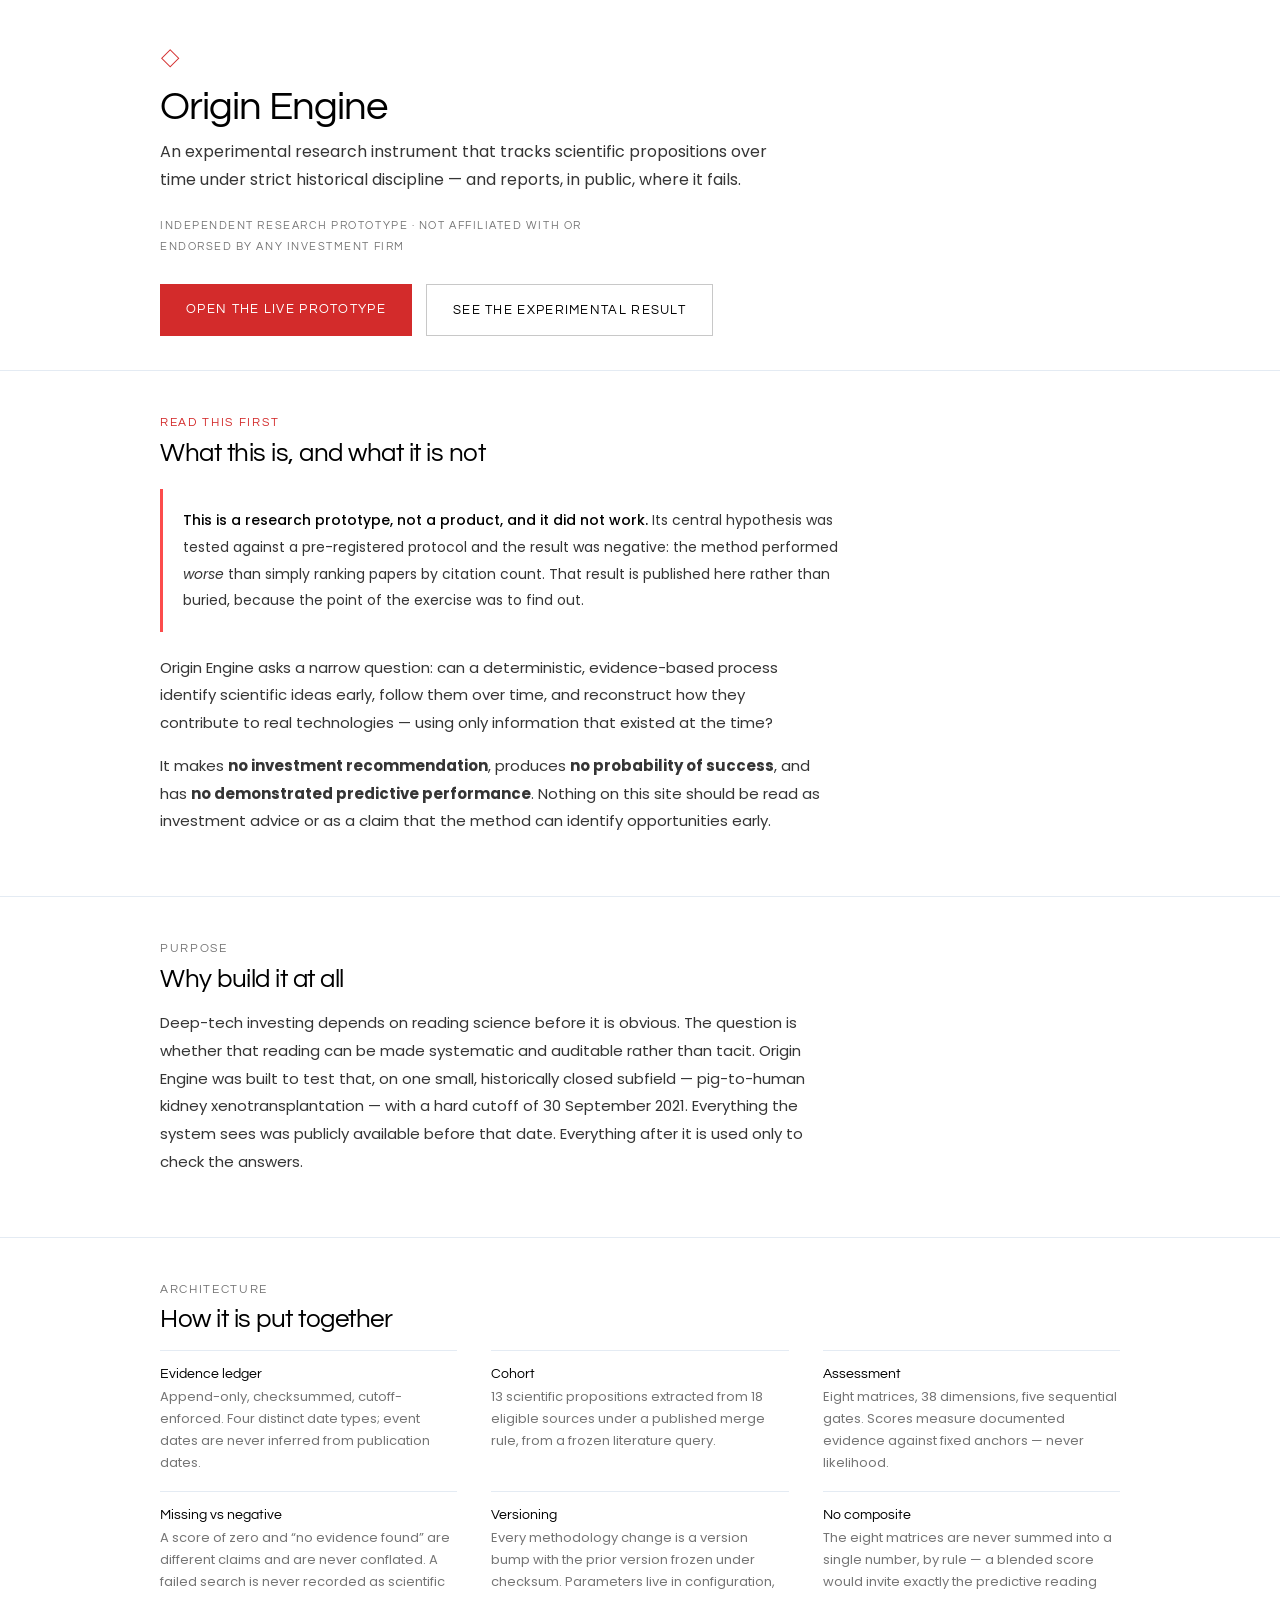
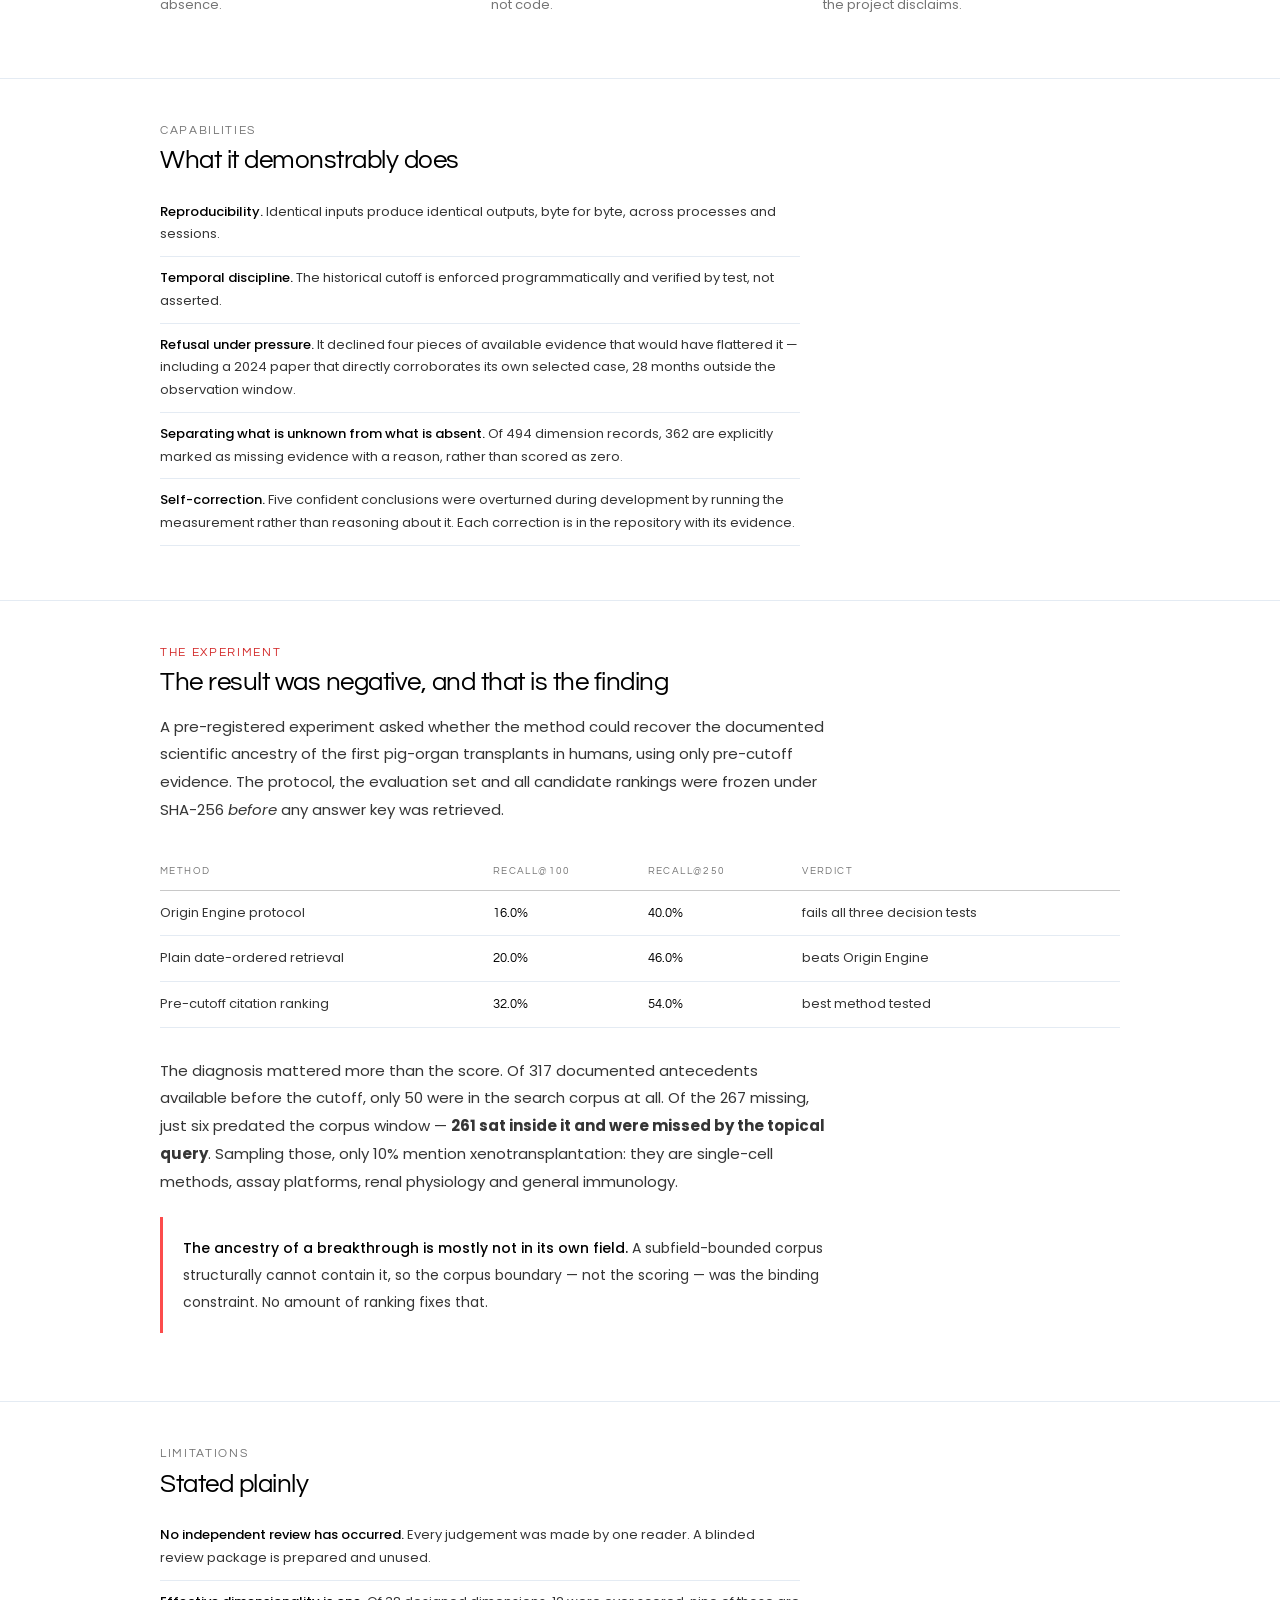
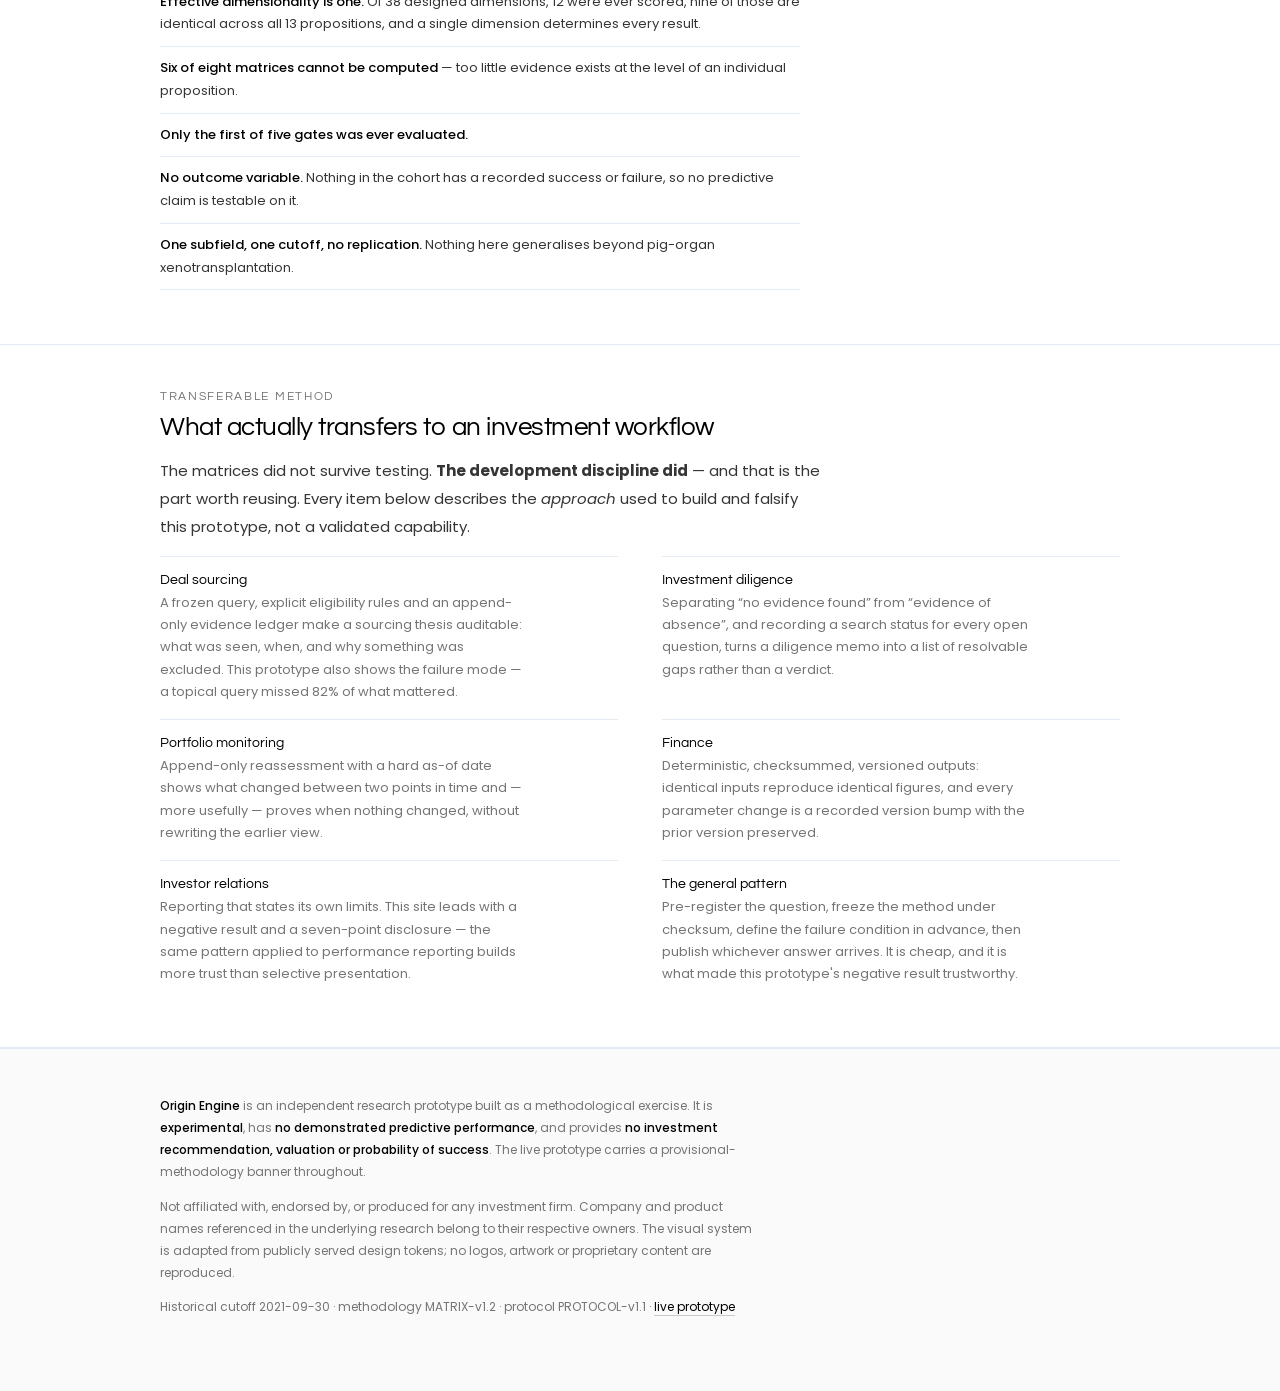
<file: index.html>
<!doctype html>
<html lang="en">
<head>
<meta charset="utf-8">
<meta name="viewport" content="width=device-width, initial-scale=1">
<title>Origin Engine — Research Prototype</title>
<meta name="description" content="An experimental research instrument for tracking scientific propositions over time under strict historical discipline. Independent prototype. Not an investment tool.">
<link rel="icon" href="data:image/svg+xml,%3Csvg xmlns='http://www.w3.org/2000/svg' viewBox='0 0 16 16'%3E%3Ctext y='13' font-size='13' fill='%23d32b2b'%3E%E2%97%87%3C/text%3E%3C/svg%3E">
<link rel="stylesheet" href="https://fonts.googleapis.com/css2?family=Questrial&family=Poppins:wght@300;400;500;600&display=swap">
<style>
:root{
  --coral:#fc4c4c; --coral-text:#d32b2b;
  --ink:#000; --body:#353535; --bg:#fff; --muted:#757575;
  --rule:#e4ebf3; --rule-strong:#c8c8c8; --wash:#fafafa;
  --f-head:Questrial,sans-serif; --f-body:Poppins,sans-serif;
  --ease:cubic-bezier(.65,.01,.05,.99);
  --maxw:1040px; --gut:40px;
}
*,*::before,*::after{box-sizing:border-box}
html{-webkit-text-size-adjust:100%}
body{margin:0;background:var(--bg);color:var(--body);
  font-family:var(--f-body);font-size:14px;line-height:1.9;-webkit-font-smoothing:antialiased}
h1,h2,h3{font-family:var(--f-head);font-weight:400;line-height:1.05;color:var(--ink);margin:0}
a{color:var(--ink);text-decoration:none;border-bottom:1px solid var(--rule-strong);transition:color .25s var(--ease)}
a:hover{color:var(--coral-text);border-bottom-color:var(--coral-text)}
:focus-visible{outline:2px solid var(--coral);outline-offset:3px}
.wrap{max-width:var(--maxw);margin:0 auto;padding:0 var(--gut)}
.eyebrow{font-family:var(--f-head);font-size:12px;line-height:1.05;text-transform:uppercase;
  letter-spacing:.14em;color:var(--muted);margin:0 0 10px}
.eyebrow.accent{color:var(--coral-text)}

header{border-bottom:1px solid var(--rule);padding:46px 0 34px}
.mark{font-family:var(--f-head);font-size:26px;color:var(--coral-text);line-height:1}
h1{font-size:40px;letter-spacing:-1px;margin:14px 0 10px}
.tagline{font-size:16px;line-height:1.75;color:var(--body);max-width:62ch;margin:0}
.independent{font-family:var(--f-head);font-size:11px;text-transform:uppercase;letter-spacing:.14em;
  color:var(--muted);margin:22px 0 0}

.cta{display:flex;gap:14px;flex-wrap:wrap;margin:26px 0 0}
.btn{display:inline-block;background:var(--coral-text);color:#fff;border:0;border-radius:0;
  padding:13px 26px;font-family:var(--f-head);font-size:13px;letter-spacing:.1em;
  text-transform:uppercase;transition:background-color .2s var(--ease)}
.btn:hover{background:var(--ink);color:#fff;border-bottom-color:transparent}
.btn.ghost{background:none;color:var(--ink);border:1px solid var(--rule-strong)}
.btn.ghost:hover{border-color:var(--coral-text);color:var(--coral-text)}

section{padding:46px 0;border-bottom:1px solid var(--rule)}
section h2{font-size:26px;letter-spacing:-.5px;margin:0 0 16px}
p{max-width:74ch}
.lede{font-size:15px;line-height:1.85}

.callout{border-left:3px solid var(--coral);padding:4px 0 4px 20px;margin:22px 0;max-width:78ch}
.callout strong{color:var(--ink);font-weight:500}

.grid2{display:grid;grid-template-columns:repeat(2,minmax(0,1fr));gap:0 44px}
.grid3{display:grid;grid-template-columns:repeat(3,minmax(0,1fr));gap:0 34px}
.item{padding:16px 0;border-top:1px solid var(--rule)}
.item h3{font-size:14px;letter-spacing:0;margin:0 0 5px}
.item p{font-size:13px;line-height:1.7;color:var(--muted);margin:0;max-width:46ch}

table{width:100%;border-collapse:collapse;margin:14px 0;font-size:13px}
th{font-family:var(--f-head);font-size:10px;text-transform:uppercase;letter-spacing:.14em;
  color:var(--muted);font-weight:400;text-align:left;padding:9px 14px 9px 0;
  border-bottom:1px solid var(--rule-strong)}
td{padding:10px 14px 10px 0;border-bottom:1px solid var(--rule);vertical-align:top}
td.num{font-family:var(--f-head);color:var(--ink);white-space:nowrap}
.scroll{overflow-x:auto}

ul.plain{margin:8px 0;padding:0;list-style:none}
ul.plain li{padding:10px 0;border-bottom:1px solid var(--rule);font-size:13px;line-height:1.75;max-width:80ch}
ul.plain li strong{color:var(--ink);font-weight:500}

footer{padding:34px 0 60px;background:var(--wash);border-top:1px solid var(--rule);
  font-size:12px;line-height:1.85;color:var(--muted)}
footer b{color:var(--ink);font-weight:500}

@media screen and (max-width:991px){
  :root{--gut:28px}
  h1{font-size:32px}
  .grid3{grid-template-columns:repeat(2,minmax(0,1fr))}
}
@media screen and (max-width:767px){
  :root{--gut:24px}
  h1{font-size:27px}
  section{padding:34px 0}
  section h2{font-size:22px}
  .grid2,.grid3{grid-template-columns:1fr;gap:0}
}
@media (prefers-reduced-motion:reduce){
  *,*::before,*::after{transition-duration:.01ms !important;animation-duration:.01ms !important}
}
</style>
</head>
<body>

<header>
  <div class="wrap">
    <div class="mark" aria-hidden="true">&#9671;</div>
    <h1>Origin Engine</h1>
    <p class="tagline">An experimental research instrument that tracks scientific propositions over
      time under strict historical discipline &mdash; and reports, in public, where it fails.</p>
    <p class="independent">Independent research prototype &middot; not affiliated with or endorsed by any investment firm</p>
    <div class="cta">
      <a class="btn" href="./app/">Open the live prototype</a>
      <a class="btn ghost" href="#result">See the experimental result</a>
    </div>
  </div>
</header>

<section>
  <div class="wrap">
    <p class="eyebrow accent">Read this first</p>
    <h2>What this is, and what it is not</h2>
    <div class="callout">
      <p><strong>This is a research prototype, not a product, and it did not work.</strong> Its
      central hypothesis was tested against a pre-registered protocol and the result was negative:
      the method performed <em>worse</em> than simply ranking papers by citation count. That result
      is published here rather than buried, because the point of the exercise was to find out.</p>
    </div>
    <p class="lede">Origin Engine asks a narrow question: can a deterministic, evidence-based
      process identify scientific ideas early, follow them over time, and reconstruct how they
      contribute to real technologies &mdash; using only information that existed at the time?</p>
    <p class="lede">It makes <strong>no investment recommendation</strong>, produces
      <strong>no probability of success</strong>, and has <strong>no demonstrated predictive
      performance</strong>. Nothing on this site should be read as investment advice or as a
      claim that the method can identify opportunities early.</p>
  </div>
</section>

<section>
  <div class="wrap">
    <p class="eyebrow">Purpose</p>
    <h2>Why build it at all</h2>
    <p class="lede">Deep-tech investing depends on reading science before it is obvious. The
      question is whether that reading can be made systematic and auditable rather than tacit.
      Origin Engine was built to test that, on one small, historically closed subfield &mdash;
      pig-to-human kidney xenotransplantation &mdash; with a hard cutoff of 30&nbsp;September&nbsp;2021.
      Everything the system sees was publicly available before that date. Everything after it is
      used only to check the answers.</p>
  </div>
</section>

<section>
  <div class="wrap">
    <p class="eyebrow">Architecture</p>
    <h2>How it is put together</h2>
    <div class="grid3">
      <div class="item"><h3>Evidence ledger</h3><p>Append-only, checksummed, cutoff-enforced. Four
        distinct date types; event dates are never inferred from publication dates.</p></div>
      <div class="item"><h3>Cohort</h3><p>13 scientific propositions extracted from 18 eligible
        sources under a published merge rule, from a frozen literature query.</p></div>
      <div class="item"><h3>Assessment</h3><p>Eight matrices, 38 dimensions, five sequential gates.
        Scores measure documented evidence against fixed anchors &mdash; never likelihood.</p></div>
      <div class="item"><h3>Missing vs negative</h3><p>A score of zero and &ldquo;no evidence
        found&rdquo; are different claims and are never conflated. A failed search is never
        recorded as scientific absence.</p></div>
      <div class="item"><h3>Versioning</h3><p>Every methodology change is a version bump with the
        prior version frozen under checksum. Parameters live in configuration, not code.</p></div>
      <div class="item"><h3>No composite</h3><p>The eight matrices are never summed into a single
        number, by rule &mdash; a blended score would invite exactly the predictive reading the
        project disclaims.</p></div>
    </div>
  </div>
</section>

<section>
  <div class="wrap">
    <p class="eyebrow">Capabilities</p>
    <h2>What it demonstrably does</h2>
    <ul class="plain">
      <li><strong>Reproducibility.</strong> Identical inputs produce identical outputs, byte for
        byte, across processes and sessions.</li>
      <li><strong>Temporal discipline.</strong> The historical cutoff is enforced programmatically
        and verified by test, not asserted.</li>
      <li><strong>Refusal under pressure.</strong> It declined four pieces of available evidence
        that would have flattered it &mdash; including a 2024 paper that directly corroborates its
        own selected case, 28 months outside the observation window.</li>
      <li><strong>Separating what is unknown from what is absent.</strong> Of 494 dimension
        records, 362 are explicitly marked as missing evidence with a reason, rather than scored
        as zero.</li>
      <li><strong>Self-correction.</strong> Five confident conclusions were overturned during
        development by running the measurement rather than reasoning about it. Each correction is
        in the repository with its evidence.</li>
    </ul>
  </div>
</section>

<section id="result">
  <div class="wrap">
    <p class="eyebrow accent">The experiment</p>
    <h2>The result was negative, and that is the finding</h2>
    <p class="lede">A pre-registered experiment asked whether the method could recover the
      documented scientific ancestry of the first pig-organ transplants in humans, using only
      pre-cutoff evidence. The protocol, the evaluation set and all candidate rankings were frozen
      under SHA-256 <em>before</em> any answer key was retrieved.</p>
    <div class="scroll">
      <table>
        <thead><tr><th>Method</th><th>Recall@100</th><th>Recall@250</th><th>Verdict</th></tr></thead>
        <tbody>
          <tr><td>Origin Engine protocol</td><td class="num">16.0%</td><td class="num">40.0%</td><td>fails all three decision tests</td></tr>
          <tr><td>Plain date-ordered retrieval</td><td class="num">20.0%</td><td class="num">46.0%</td><td>beats Origin Engine</td></tr>
          <tr><td>Pre-cutoff citation ranking</td><td class="num">32.0%</td><td class="num">54.0%</td><td>best method tested</td></tr>
        </tbody>
      </table>
    </div>
    <p class="lede">The diagnosis mattered more than the score. Of 317 documented antecedents
      available before the cutoff, only 50 were in the search corpus at all. Of the 267 missing,
      just six predated the corpus window &mdash; <strong>261 sat inside it and were missed by the
      topical query</strong>. Sampling those, only 10% mention xenotransplantation: they are
      single-cell methods, assay platforms, renal physiology and general immunology.</p>
    <div class="callout">
      <p><strong>The ancestry of a breakthrough is mostly not in its own field.</strong> A
      subfield-bounded corpus structurally cannot contain it, so the corpus boundary &mdash; not
      the scoring &mdash; was the binding constraint. No amount of ranking fixes that.</p>
    </div>
  </div>
</section>

<section>
  <div class="wrap">
    <p class="eyebrow">Limitations</p>
    <h2>Stated plainly</h2>
    <ul class="plain">
      <li><strong>No independent review has occurred.</strong> Every judgement was made by one
        reader. A blinded review package is prepared and unused.</li>
      <li><strong>Effective dimensionality is one.</strong> Of 38 designed dimensions, 12 were ever
        scored, nine of those are identical across all 13 propositions, and a single dimension
        determines every result.</li>
      <li><strong>Six of eight matrices cannot be computed</strong> &mdash; too little evidence
        exists at the level of an individual proposition.</li>
      <li><strong>Only the first of five gates was ever evaluated.</strong></li>
      <li><strong>No outcome variable.</strong> Nothing in the cohort has a recorded success or
        failure, so no predictive claim is testable on it.</li>
      <li><strong>One subfield, one cutoff, no replication.</strong> Nothing here generalises
        beyond pig-organ xenotransplantation.</li>
    </ul>
  </div>
</section>

<section>
  <div class="wrap">
    <p class="eyebrow">Transferable method</p>
    <h2>What actually transfers to an investment workflow</h2>
    <p class="lede">The matrices did not survive testing. <strong>The development discipline
      did</strong> &mdash; and that is the part worth reusing. Every item below describes the
      <em>approach</em> used to build and falsify this prototype, not a validated capability.</p>
    <div class="grid2">
      <div class="item"><h3>Deal sourcing</h3><p>A frozen query, explicit eligibility rules and an
        append-only evidence ledger make a sourcing thesis auditable: what was seen, when, and why
        something was excluded. This prototype also shows the failure mode &mdash; a topical query
        missed 82% of what mattered.</p></div>
      <div class="item"><h3>Investment diligence</h3><p>Separating &ldquo;no evidence found&rdquo;
        from &ldquo;evidence of absence&rdquo;, and recording a search status for every open
        question, turns a diligence memo into a list of resolvable gaps rather than a verdict.</p></div>
      <div class="item"><h3>Portfolio monitoring</h3><p>Append-only reassessment with a hard
        as-of date shows what changed between two points in time and &mdash; more usefully &mdash;
        proves when nothing changed, without rewriting the earlier view.</p></div>
      <div class="item"><h3>Finance</h3><p>Deterministic, checksummed, versioned outputs:
        identical inputs reproduce identical figures, and every parameter change is a recorded
        version bump with the prior version preserved.</p></div>
      <div class="item"><h3>Investor relations</h3><p>Reporting that states its own limits.
        This site leads with a negative result and a seven-point disclosure &mdash; the same
        pattern applied to performance reporting builds more trust than selective presentation.</p></div>
      <div class="item"><h3>The general pattern</h3><p>Pre-register the question, freeze the
        method under checksum, define the failure condition in advance, then publish whichever
        answer arrives. It is cheap, and it is what made this prototype's negative result
        trustworthy.</p></div>
    </div>
  </div>
</section>

<footer>
  <div class="wrap">
    <p><b>Origin Engine</b> is an independent research prototype built as a methodological
    exercise. It is <b>experimental</b>, has <b>no demonstrated predictive performance</b>, and
    provides <b>no investment recommendation, valuation or probability of success</b>. The live
    prototype carries a provisional-methodology banner throughout.</p>
    <p>Not affiliated with, endorsed by, or produced for any investment firm. Company and product
    names referenced in the underlying research belong to their respective owners. The visual
    system is adapted from publicly served design tokens; no logos, artwork or proprietary content
    are reproduced.</p>
    <p>Historical cutoff 2021-09-30 &middot; methodology MATRIX-v1.2 &middot; protocol PROTOCOL-v1.1
    &middot; <a href="./app/">live prototype</a></p>
  </div>
</footer>

</body>
</html>
</file>
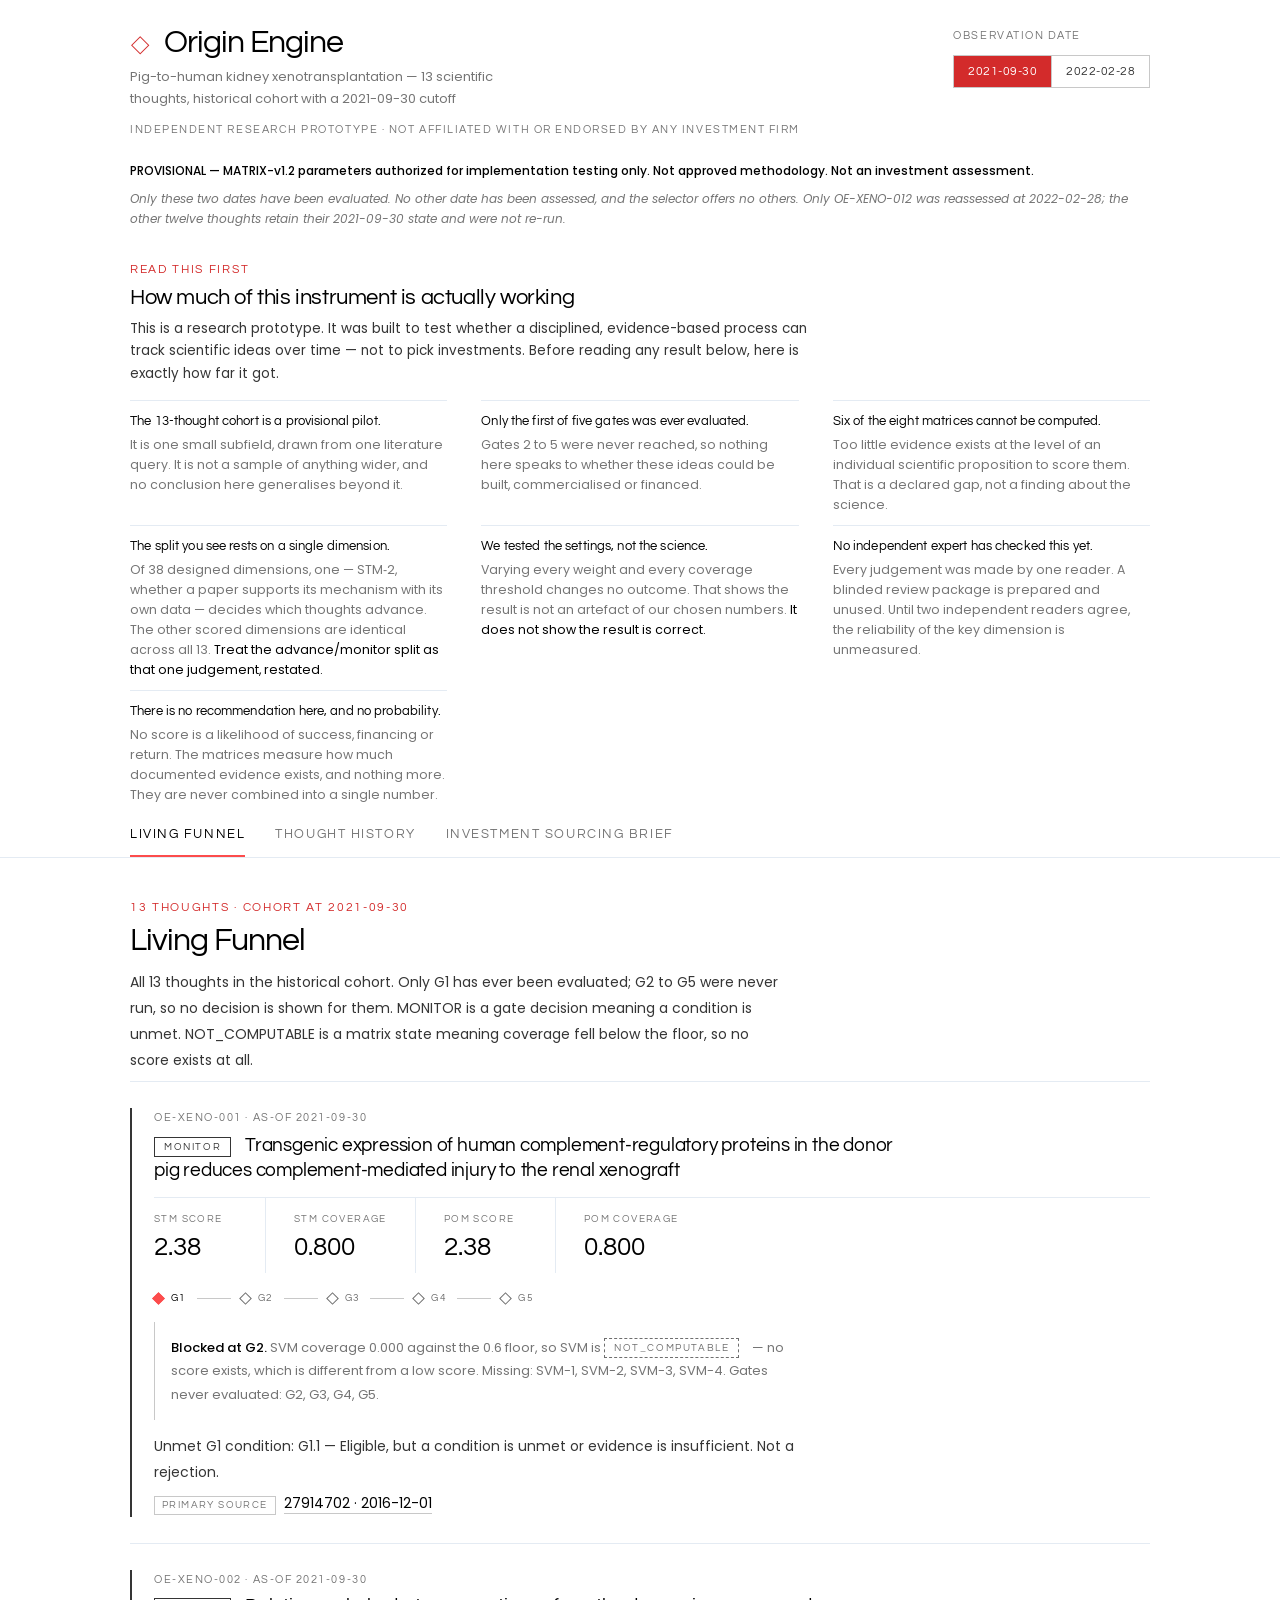
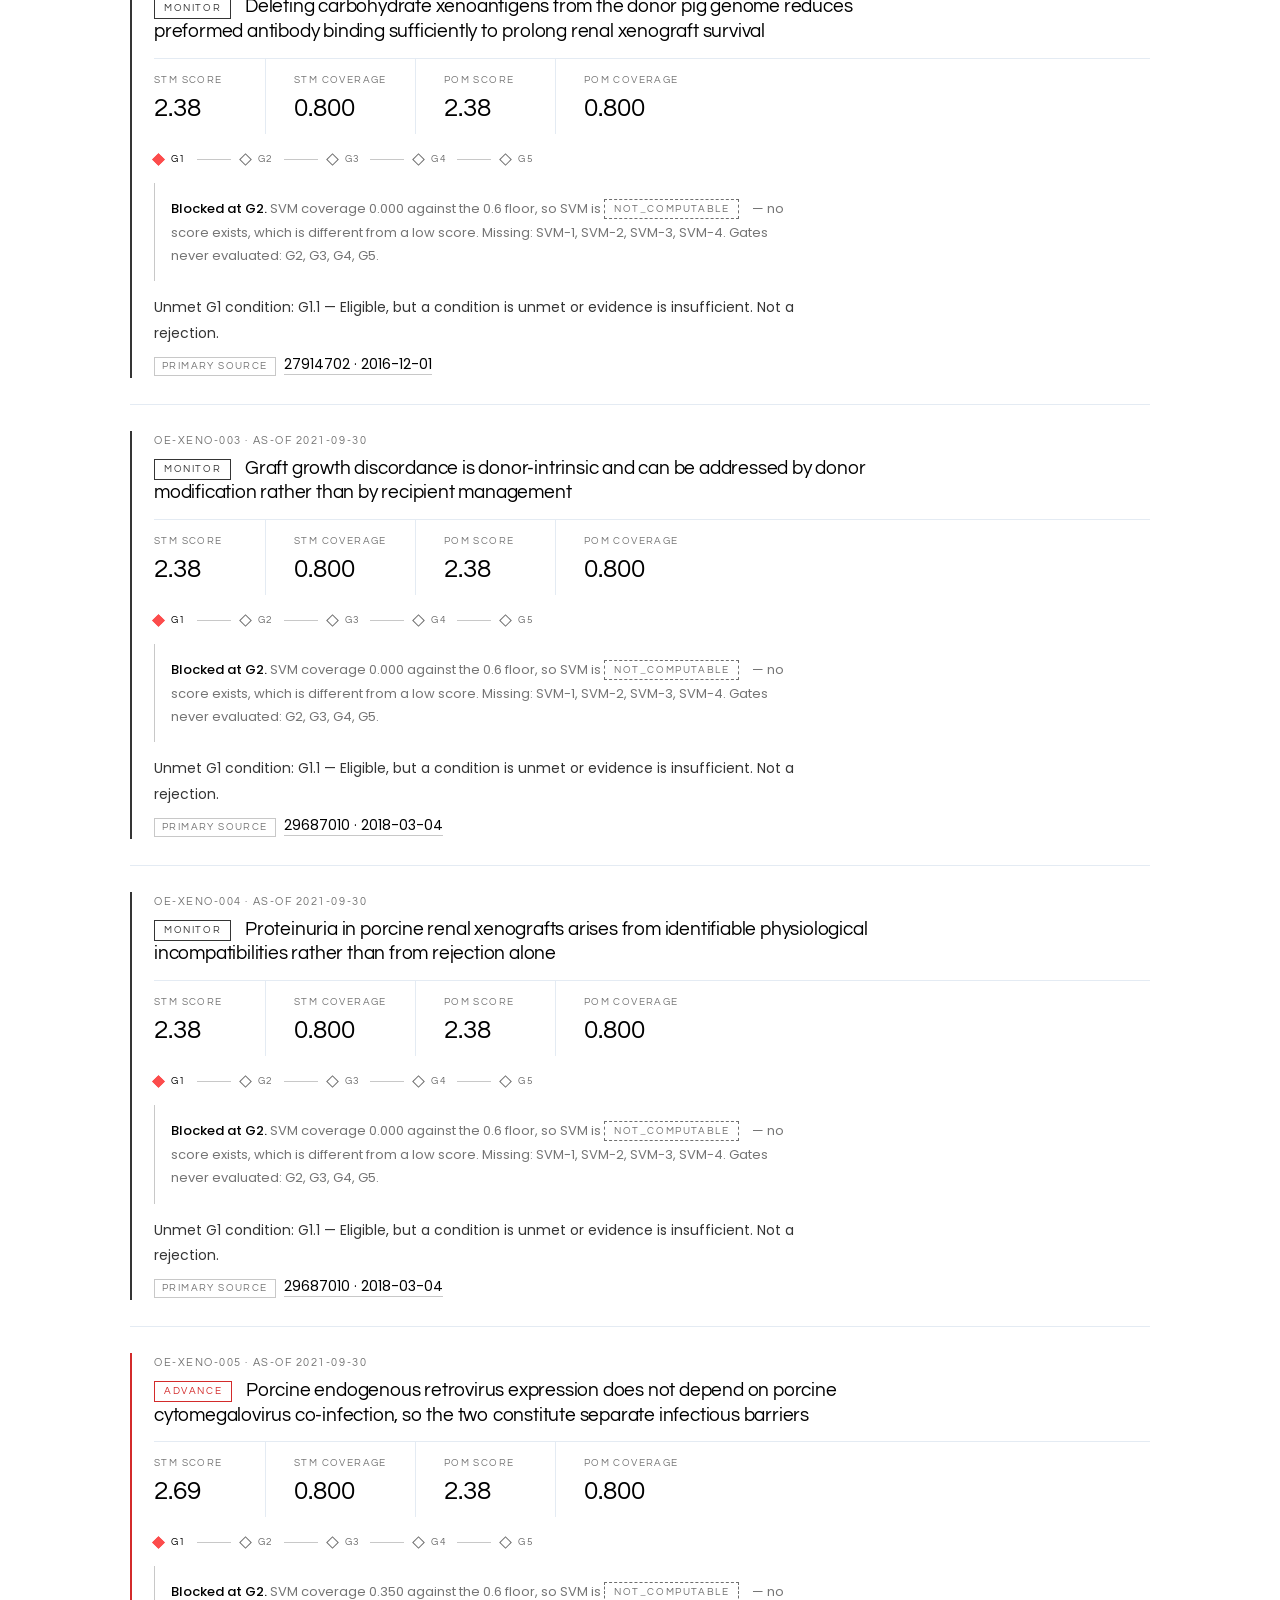
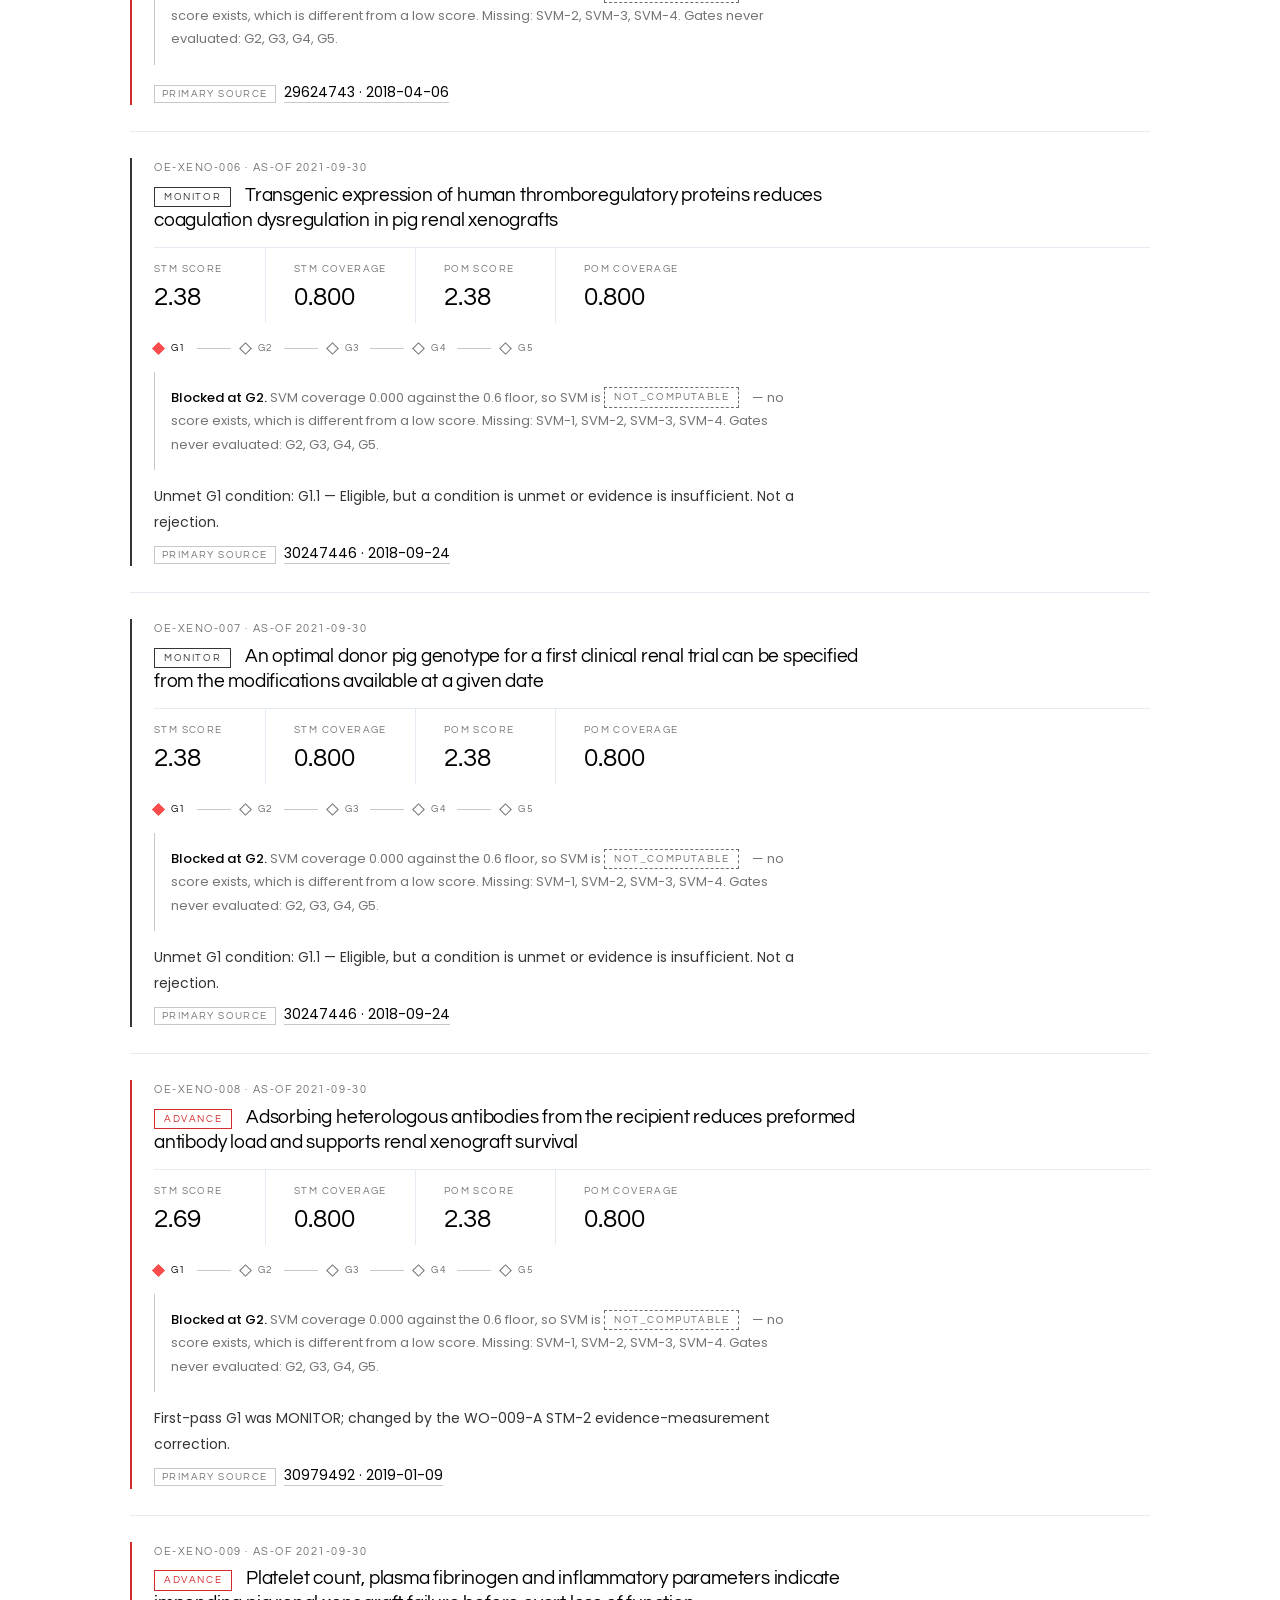
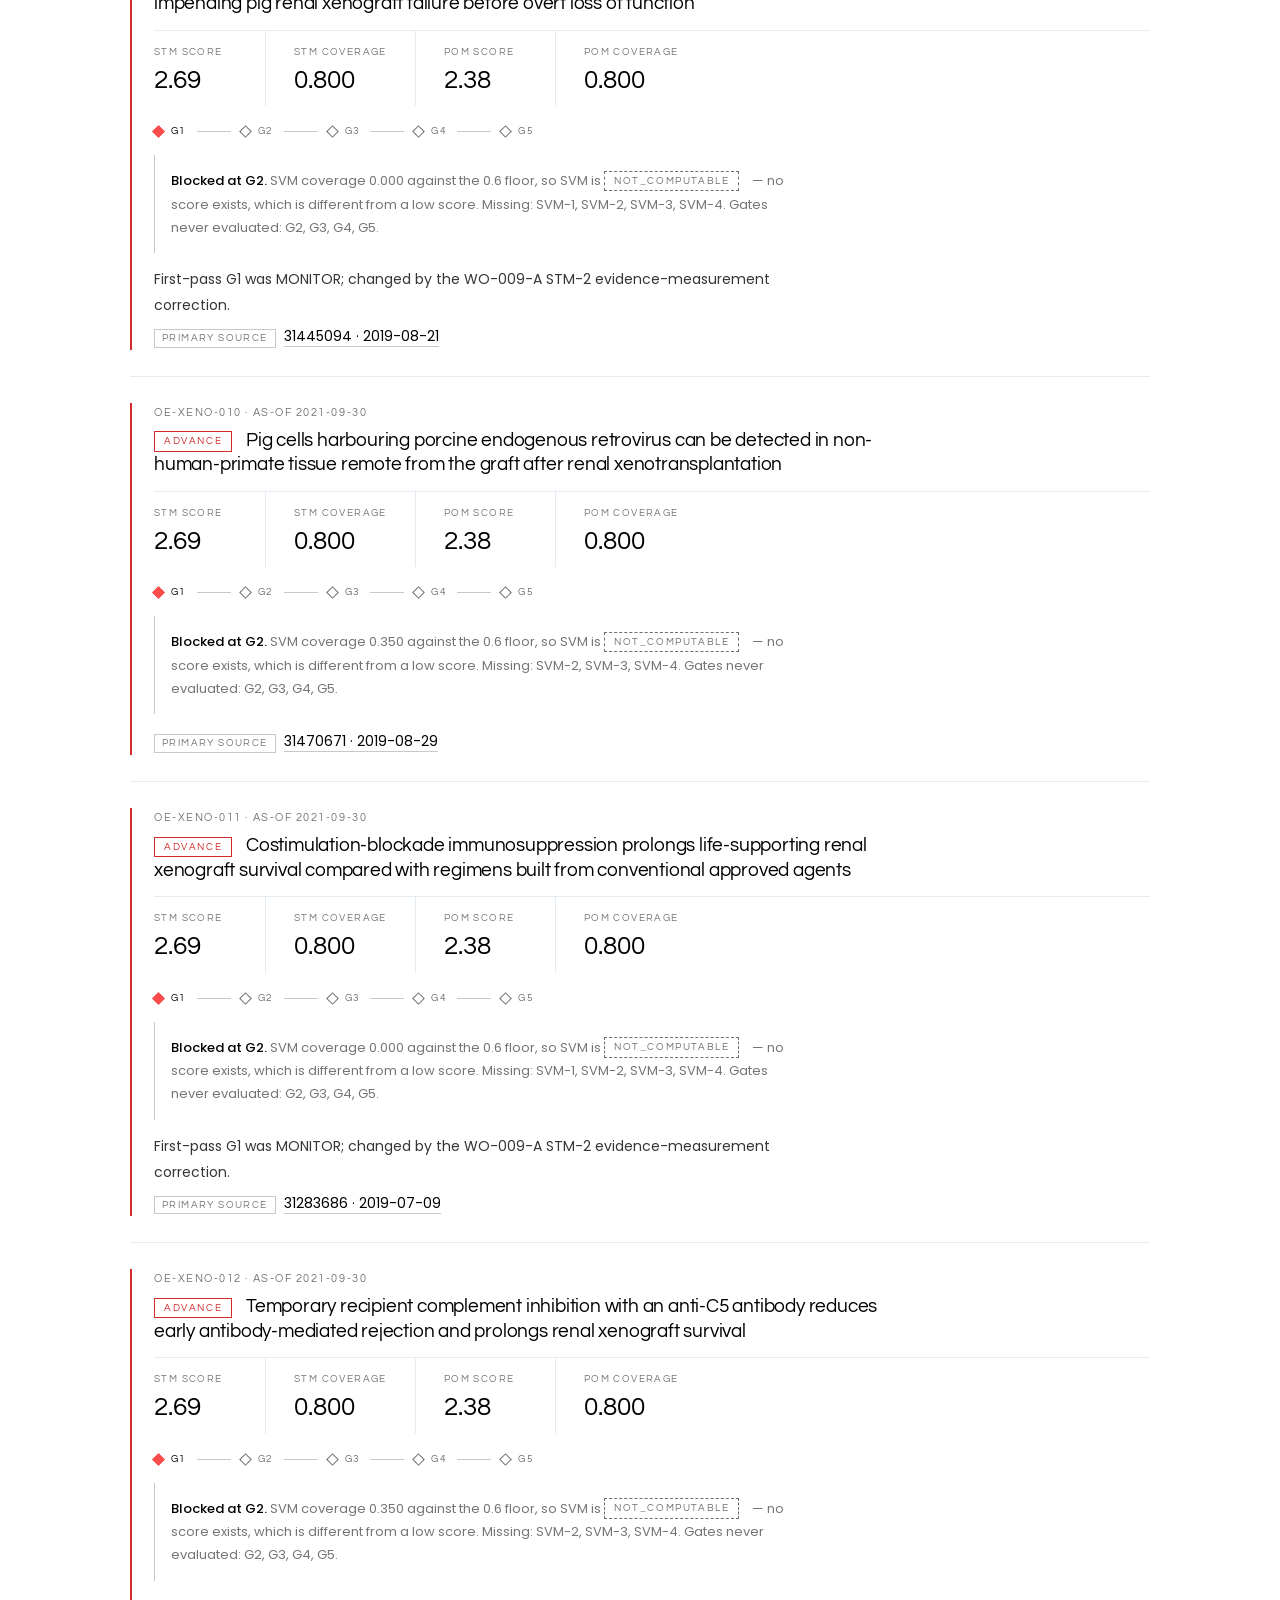
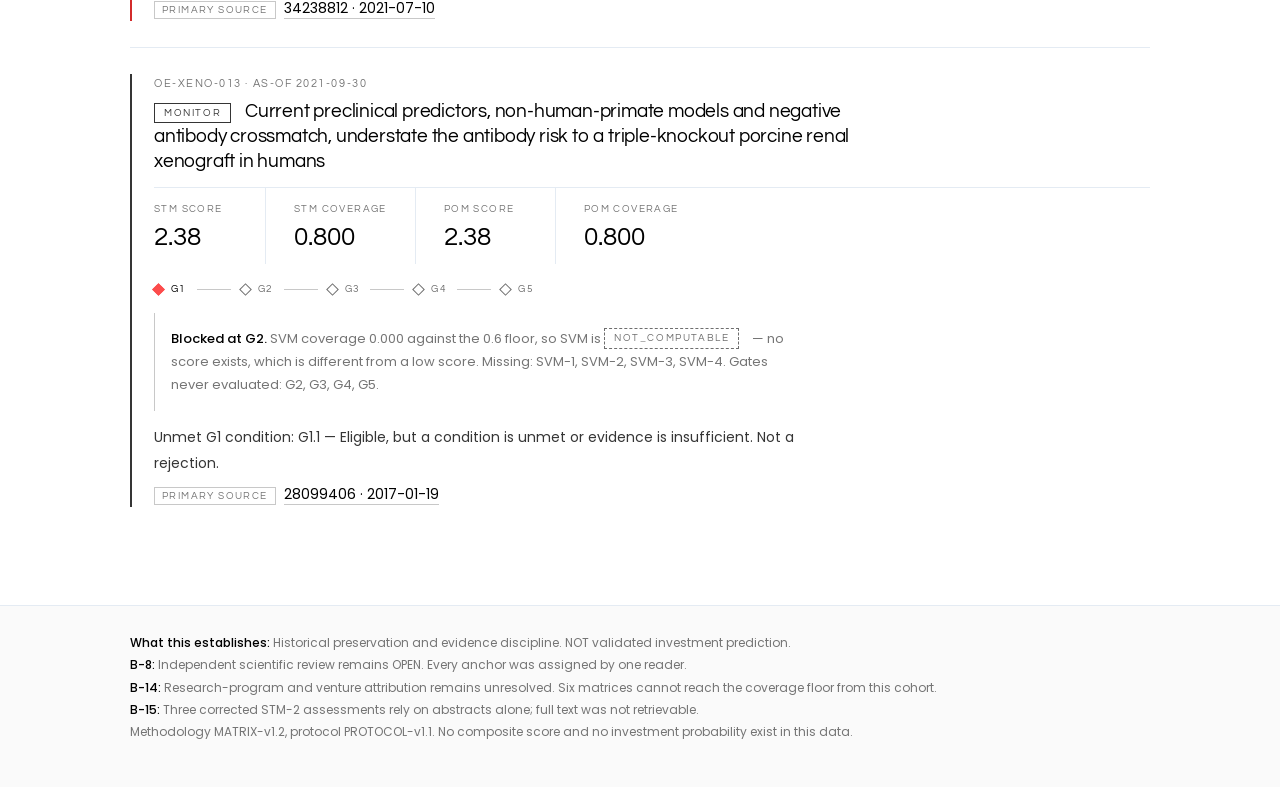
<file: app/index.html>
<!doctype html>
<html lang="en">
<head>
<meta charset="utf-8">
<meta name="viewport" content="width=device-width, initial-scale=1">
<title>Origin Engine</title>
<link rel="icon" href="data:image/svg+xml,%3Csvg xmlns='http://www.w3.org/2000/svg' viewBox='0 0 16 16'%3E%3Crect width='16' height='16' rx='3' fill='%232f6b4f'/%3E%3Cpath d='M3 12h10M4.5 9.5l2.5-3 2.5 2 2-4.5' stroke='%23fff' stroke-width='1.3' fill='none' stroke-linecap='round'/%3E%3C/svg%3E">
<link rel="stylesheet" href="styles.css">
</head>
<body>
<header>
  <div class="bar">
    <div>
      <div class="id">
        <span class="mark" aria-hidden="true">&#9671;</span>
        <h1>Origin Engine</h1>
      </div>
      <p class="sub">Pig-to-human kidney xenotransplantation &mdash; 13 scientific thoughts, historical cohort with a 2021-09-30 cutoff</p>
      <p class="independent">Independent research prototype &middot; not affiliated with or endorsed by any investment firm</p>
    </div>
    <div class="cutoff" role="group" aria-label="Observation date">
      <span class="cutoff-label">Observation date</span>
      <div class="seg" id="asof-seg"></div>
    </div>
  </div>
  <div id="banner" class="banner"></div>
  <div id="asof-note" class="banner note"></div>

  <section id="scope-disclosure" class="disclosure" aria-labelledby="scope-disclosure-h">
    <p class="eyebrow accent">Read this first</p>
    <h2 id="scope-disclosure-h">How much of this instrument is actually working</h2>
    <p class="lede">
      This is a research prototype. It was built to test whether a disciplined, evidence-based
      process can track scientific ideas over time &mdash; not to pick investments. Before reading
      any result below, here is exactly how far it got.
    </p>
    <ul class="disclosure-list">
      <li>
        <strong>The 13-thought cohort is a provisional pilot.</strong> It is one small subfield,
        drawn from one literature query. It is not a sample of anything wider, and no conclusion
        here generalises beyond it.
      </li>
      <li>
        <strong>Only the first of five gates was ever evaluated.</strong> Gates 2 to 5 were never
        reached, so nothing here speaks to whether these ideas could be built, commercialised or
        financed.
      </li>
      <li>
        <strong>Six of the eight matrices cannot be computed.</strong> Too little evidence exists
        at the level of an individual scientific proposition to score them. That is a declared
        gap, not a finding about the science.
      </li>
      <li>
        <strong>The split you see rests on a single dimension.</strong> Of 38 designed dimensions,
        one &mdash; STM&#8209;2, whether a paper supports its mechanism with its own data &mdash;
        decides which thoughts advance. The other scored dimensions are identical across all 13.
        <em>Treat the advance/monitor split as that one judgement, restated.</em>
      </li>
      <li>
        <strong>We tested the settings, not the science.</strong> Varying every weight and every
        coverage threshold changes no outcome. That shows the result is not an artefact of our
        chosen numbers. <em>It does not show the result is correct.</em>
      </li>
      <li>
        <strong>No independent expert has checked this yet.</strong> Every judgement was made by
        one reader. A blinded review package is prepared and unused. Until two independent readers
        agree, the reliability of the key dimension is unmeasured.
      </li>
      <li>
        <strong>There is no recommendation here, and no probability.</strong> No score is a
        likelihood of success, financing or return. The matrices measure how much documented
        evidence exists, and nothing more. They are never combined into a single number.
      </li>
    </ul>
  </section>

  <nav id="tabs" role="tablist"></nav>
</header>

<main>
  <section id="view-funnel" class="view" role="tabpanel"></section>
  <section id="view-history" class="view" role="tabpanel"></section>
  <section id="view-brief" class="view" role="tabpanel"></section>
</main>

<footer>
  <div id="limitations"></div>
</footer>

<script type="module" src="app.js"></script>
</body>
</html>
</file>
<file: app/styles.css>
/* Origin Engine — visual system derived from the publicly served Playground Global stylesheet.
   Tokens marked OBSERVED were measured from the live site; ADAPTATION marks our own decisions.
   See origin-engine/PLAYGROUND_DESIGN_REFERENCE.md. Independent prototype, no affiliation. */

@import url('https://fonts.googleapis.com/css2?family=Questrial&family=Poppins:wght@300;400;500;600&display=swap');

:root{
  /* colour — OBSERVED */
  --coral:#fc4c4c;          /* --primary-color — OBSERVED. Fills, rules, bars, nodes. */
  /* ADAPTATION — #fc4c4c on white is 3.35:1, below WCAG AA 4.5:1 for text. A darkened
     text-grade coral (5.06:1) is used wherever coral carries words; the brand value is
     kept for fills, rules and graphics, where the 3:1 non-text threshold applies. */
  --coral-text:#d32b2b;
  --ink:#000;               /* --secondary-color */
  --body:#353535;           /* --tertiary-color */
  --bg:#fff;                /* --white */
  --muted:#757575;
  --rule:#e4ebf3;           /* computed hairline */
  --rule-strong:#c8c8c8;
  --wash:#fafafa;

  /* status — ADAPTATION: the reference has no status system.
     MONITOR is deliberately neutral, never red: it is not a rejection. */
  --advance:var(--coral-text);
  --monitor:var(--body);
  /* ADAPTATION — 4.5:1 on white. NOT_COMPUTABLE and "never evaluated" are meaningful
     states, so they are de-emphasised by dashed borders and weight, never by low contrast:
     concealing missing evidence is exactly what the disclosure forbids. */
  --absent:#6e6e6e;

  /* type — OBSERVED */
  --f-head:Questrial,sans-serif;
  --f-body:Poppins,sans-serif;
  --lh-head:1.05;
  --lh-body:1.9;

  /* motion — OBSERVED signature easing */
  --ease:cubic-bezier(.65,.01,.05,.99);
  --t-color:color .25s var(--ease);
  --t-all:all .2s var(--ease);

  --radius:0;               /* OBSERVED: primary button radius is 0 */
  --maxw:1100px;            /* ADAPTATION of .container-small (1055px), for data density */
  --gut:40px;
  --disc-cols:3;
}

/* ADAPTATION — the reference site is light-only, and brand compatibility has to hold on a
   machine we do not control, so light is unconditional rather than following the OS setting.
   A restrained dark variant stays available as an explicit opt-in: <html data-theme="dark">. */
:root[data-theme="dark"]{
  --ink:#f4f2ee;--body:#c9c6c0;--bg:#111110;--muted:#8d8a84;
  --rule:#2a2a28;--rule-strong:#3d3c39;--wash:#191918;--absent:#6d6a65;
  --coral-text:#ff7a7a;--advance:#ff7a7a;}

*,*::before,*::after{box-sizing:border-box}
html{-webkit-text-size-adjust:100%}
body{margin:0;background:var(--bg);color:var(--body);
  font-family:var(--f-body);font-size:14px;line-height:var(--lh-body);
  -webkit-font-smoothing:antialiased}

h1,h2,h3,h4{font-family:var(--f-head);font-weight:400;line-height:var(--lh-head);
  color:var(--ink);margin:0}
a{color:var(--ink);text-decoration:none;border-bottom:1px solid var(--rule-strong);
  transition:var(--t-color)}
a:hover{color:var(--coral-text);border-bottom-color:var(--coral-text)}
:focus-visible{outline:2px solid var(--coral);outline-offset:3px}

.wrap{max-width:var(--maxw);margin:0 auto;padding:0 var(--gut)}

/* ---------------------------------------------------------------- eyebrow */
/* OBSERVED: Questrial 12px, line-height 1.05, uppercase micro-label */
.eyebrow{font-family:var(--f-head);font-size:12px;line-height:1.05;text-transform:uppercase;
  letter-spacing:.14em;color:var(--muted);margin:0 0 10px}
.eyebrow.accent{color:var(--coral-text)}

/* ---------------------------------------------------------------- header */
header{border-bottom:1px solid var(--rule);background:var(--bg)}
.bar{max-width:var(--maxw);margin:0 auto;padding:26px var(--gut) 20px;
  display:flex;gap:28px;align-items:flex-start;justify-content:space-between;flex-wrap:wrap}
.id{display:flex;gap:14px;align-items:baseline}
/* ADAPTATION — our own plain glyph. Playground's mark is not used. */
.mark{font-family:var(--f-head);font-size:26px;line-height:1;color:var(--coral-text);
  transform:translateY(2px)}
h1{font-size:32px;letter-spacing:-1px}              /* OBSERVED: nav/hero tracking -1px */
.sub{margin:6px 0 0;font-size:13px;color:var(--muted);max-width:52ch;line-height:1.7}
.independent{font-family:var(--f-head);font-size:11px;text-transform:uppercase;
  letter-spacing:.14em;color:var(--muted);margin:10px 0 0}

.cutoff{display:flex;flex-direction:column;gap:8px}
.cutoff-label{font-family:var(--f-head);font-size:11px;text-transform:uppercase;
  letter-spacing:.14em;color:var(--muted)}
.seg{display:flex;border:1px solid var(--rule-strong)}
.seg button{appearance:none;background:none;border:0;border-right:1px solid var(--rule-strong);
  font-family:var(--f-head);font-size:12px;letter-spacing:.04em;color:var(--body);
  padding:9px 14px;cursor:pointer;transition:var(--t-all)}
.seg button:last-child{border-right:0}
.seg button:hover{color:var(--coral-text)}
.seg button[aria-pressed="true"]{background:var(--coral-text);color:#fff}

.banner{max-width:var(--maxw);margin:0 auto;padding:0 var(--gut) 8px;
  font-size:12px;line-height:1.7;color:var(--muted)}
.banner strong{color:var(--ink);font-weight:500}
.banner.note{padding-bottom:16px;font-style:italic}

/* ---------------------------------------------------------------- tabs */
nav[role="tablist"]{max-width:var(--maxw);margin:0 auto;padding:0 var(--gut);
  display:flex;gap:30px;flex-wrap:wrap}
nav[role="tablist"] button{appearance:none;background:none;border:0;border-bottom:2px solid transparent;
  font-family:var(--f-head);font-size:13px;text-transform:uppercase;letter-spacing:.12em;
  color:var(--muted);padding:12px 0 14px;cursor:pointer;transition:var(--t-all)}
nav[role="tablist"] button:hover{color:var(--ink)}
nav[role="tablist"] button[aria-selected="true"]{color:var(--ink);border-bottom-color:var(--coral)}

/* ---------------------------------------------------------------- disclosure */
.disclosure{max-width:var(--maxw);margin:18px auto 0;padding:0 var(--gut)}
.disclosure h2{font-size:22px;letter-spacing:-.4px;margin:0 0 8px}
.disclosure .lede{margin:0 0 14px;font-size:13.5px;line-height:1.7;color:var(--body);max-width:78ch}
.disclosure-list{margin:0;padding:0;list-style:none;
  display:grid;grid-template-columns:repeat(3,minmax(0,1fr));gap:0 34px}
.disclosure-list li{font-size:12.5px;line-height:1.6;color:var(--muted);
  padding:10px 0;border-top:1px solid var(--rule);max-width:46ch}
.disclosure-list strong{display:block;font-family:var(--f-head);font-size:13px;
  letter-spacing:.01em;color:var(--ink);font-weight:400;margin-bottom:3px}
.disclosure-list em{color:var(--ink);font-style:normal}

/* ---------------------------------------------------------------- views */
main{max-width:var(--maxw);margin:0 auto;padding:44px var(--gut) 72px}
.view{display:none}
.view.active{display:block}
.view>h2{font-size:32px;letter-spacing:-1px;margin:0 0 12px}
.lede{font-size:14px;line-height:1.85;color:var(--body);max-width:72ch;margin:0 0 8px}
.view h3{font-size:18px;letter-spacing:-.2px}

.section-head{margin:46px 0 14px;padding-top:18px;border-top:1px solid var(--rule)}
.section-head h3{margin:0}
.section-head .eyebrow{margin-bottom:8px}

/* ------------------------------------------------- row (replaces card) */
/* OBSERVED: the reference has no cards, panels or shadows — hairlines and whitespace only. */
.card{position:relative;padding:26px 0 26px 24px;border-top:1px solid var(--rule)}
.card::before{content:"";position:absolute;left:0;top:26px;bottom:26px;width:2px;
  background:var(--rule-strong)}
.card.ADVANCE::before{background:var(--advance)}
.card.MONITOR::before{background:var(--monitor)}
.card>h3{margin:4px 0 14px;font-size:19px;line-height:1.3;letter-spacing:-.2px;max-width:74ch}
.tid{font-family:var(--f-head);font-size:11px;text-transform:uppercase;letter-spacing:.14em;
  color:var(--muted)}

/* ---------------------------------------------------------------- pills */
.pill{display:inline-block;font-family:var(--f-head);font-size:10px;text-transform:uppercase;
  letter-spacing:.16em;padding:4px 9px;border:1px solid currentColor;margin-right:10px;
  vertical-align:.14em;line-height:1.05}
.pill.ADVANCE{color:var(--advance)}
.pill.MONITOR{color:var(--monitor)}
.pill.NOT_COMPUTABLE{color:var(--absent);border-style:dashed}

.tag{display:inline-block;font-family:var(--f-head);font-size:10px;text-transform:uppercase;
  letter-spacing:.14em;color:var(--muted);border:1px solid var(--rule-strong);
  padding:3px 7px;margin-right:8px;line-height:1.05}
.tag.miss{color:var(--absent);border-style:dashed}

/* ---------------------------------------------------------------- metrics */
.grid{display:flex;flex-wrap:wrap;gap:0;margin:0 0 16px;border-top:1px solid var(--rule)}
.metric{padding:12px 28px 12px 0;margin-right:28px;border-right:1px solid var(--rule);
  min-width:112px}
.metric:last-child{border-right:0;margin-right:0}
.metric .k{font-family:var(--f-head);font-size:10px;text-transform:uppercase;
  letter-spacing:.14em;color:var(--muted);margin-bottom:5px}
.metric .v{font-family:var(--f-head);font-size:26px;line-height:1.05;color:var(--ink)}
.metric .v.small{font-size:13px;letter-spacing:.06em;color:var(--absent);text-transform:uppercase}

/* ---------------------------------------------------------------- note */
.note-box{margin:14px 0;padding:14px 0 14px 16px;border-left:1px solid var(--rule-strong);
  font-size:13px;line-height:1.8;color:var(--muted);max-width:80ch}
.note-box b{color:var(--ink);font-weight:500}
.note-box.ok{border-left-color:var(--coral)}

/* --------------------------------- gate schematic (ADAPTATION of the ◇ motif) */
.gates{display:flex;align-items:center;gap:0;margin:16px 0 4px;flex-wrap:wrap}
.gate{display:flex;align-items:center;gap:0;font-family:var(--f-head);font-size:10px;
  text-transform:uppercase;letter-spacing:.14em}
.gate .node{width:9px;height:9px;border:1px solid var(--absent);transform:rotate(45deg);
  margin-right:8px}
.gate.on .node{border-color:var(--coral);background:var(--coral)}
.gate .lbl{color:var(--absent)}
.gate.on .lbl{color:var(--ink)}
.gate .wire{width:34px;height:1px;background:var(--rule-strong);margin:0 10px}
.gate.on .wire{background:var(--coral)}

/* ---------------------------------------------------------------- tables */
table{width:100%;border-collapse:collapse;margin:10px 0 4px;font-size:13px}
th{font-family:var(--f-head);font-size:10px;text-transform:uppercase;letter-spacing:.14em;
  color:var(--muted);font-weight:400;text-align:left;padding:9px 14px 9px 0;
  border-bottom:1px solid var(--rule-strong);white-space:nowrap}
td{padding:11px 14px 11px 0;border-bottom:1px solid var(--rule);
  color:var(--body);vertical-align:top;overflow-wrap:anywhere}
/* Long status tokens (SEARCHED_NOT_FOUND) must wrap rather than clip in the
   two-column comparison, where each table has roughly half the width. */
.cols th{white-space:normal}
.cols td,.cols th{padding-right:10px;font-size:12.5px}
td.num{font-family:var(--f-head);color:var(--ink)}
.table-scroll{overflow-x:auto;-webkit-overflow-scrolling:touch}

/* ---------------------------------------------------------------- columns */
.cols{display:grid;grid-template-columns:repeat(2,minmax(0,1fr));gap:0 44px}
.cols .card{border-top:1px solid var(--rule)}

ul.plain{margin:6px 0;padding:0;list-style:none}
ul.plain li{padding:11px 0;border-bottom:1px solid var(--rule);font-size:13px;
  line-height:1.8;max-width:80ch}

footer{border-top:1px solid var(--rule);background:var(--wash)}
#limitations{max-width:var(--maxw);margin:0 auto;padding:26px var(--gut) 44px;
  font-size:12px;line-height:1.85;color:var(--muted)}
#limitations b{color:var(--ink);font-weight:500}

/* ---------------------------------------------------------------- responsive */
/* OBSERVED breakpoints: 479 / 767 / 991 / 1440 */
@media screen and (max-width:991px){
  :root{--gut:28px}
  h1{font-size:28px}
  .view>h2{font-size:28px}
  .disclosure-list{grid-template-columns:repeat(2,minmax(0,1fr));gap:0 28px}
  .cols{grid-template-columns:1fr;gap:0}
}
@media screen and (max-width:767px){
  :root{--gut:24px}
  .bar{padding:24px var(--gut) 20px;gap:18px}
  nav[role="tablist"]{gap:20px}
  .disclosure-list{grid-template-columns:1fr;gap:0}
  nav[role="tablist"] button{font-size:12px}
  main{padding:32px var(--gut) 56px}
  .metric{min-width:96px;padding-right:20px;margin-right:20px}
  .metric .v{font-size:22px}
}
@media screen and (max-width:479px){
  h1{font-size:24px}
  .view>h2{font-size:24px}
  .disclosure h2{font-size:20px}
  .grid{display:grid;grid-template-columns:repeat(2,minmax(0,1fr))}
  .metric{border-right:0;margin-right:0;padding-right:12px;min-width:0}
  .card{padding-left:18px}
  .seg button{padding:8px 11px;font-size:11px}
}
@media screen and (min-width:1440px){
  :root{--maxw:1180px}
}

@media (prefers-reduced-motion:reduce){
  *,*::before,*::after{transition-duration:.01ms !important;animation-duration:.01ms !important;
    animation-iteration-count:1 !important;scroll-behavior:auto !important}
}
</file>
